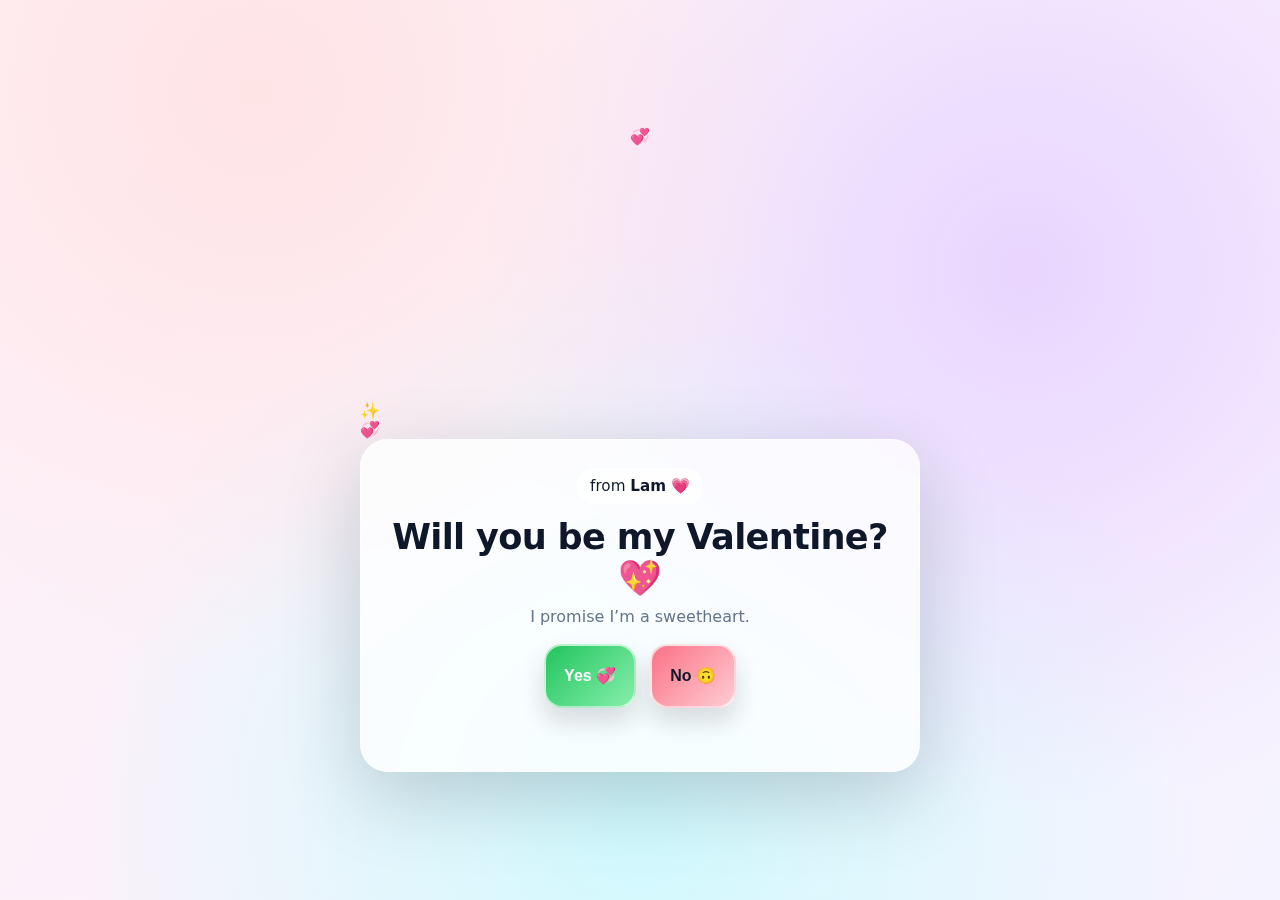
<file: index.html>
<!doctype html>
<html lang="en">
<head>
  <meta charset="UTF-8" />
  <meta name="viewport" content="width=device-width, initial-scale=1.0" />
  <title>Lam 💗</title>

  <link rel="preconnect" href="https://fonts.googleapis.com">
  <link rel="preconnect" href="https://fonts.gstatic.com" crossorigin>
  <link href="https://fonts.googleapis.com/css2?family=Quicksand:wght@500;700&display=swap" rel="stylesheet">

  <link rel="stylesheet" href="styles.css" />
</head>

<body>
  <div class="bg" aria-hidden="true">
    <div class="grain"></div>
    <div class="glow g1"></div>
    <div class="glow g2"></div>
    <div class="glow g3"></div>
    <div id="floatLayer" class="float-layer"></div>
  </div>

  <main class="stage">
    <!-- cute sticker -->
    <div class="sticker" aria-hidden="true">
      <div class="heart-face">
        <div class="spark s1">✨</div>
        <div class="spark s2">💞</div>
        <div class="face">
          <span class="eye"></span><span class="eye"></span>
          <span class="smile"></span>
          <span class="blush b1"></span><span class="blush b2"></span>
        </div>
      </div>
      <div class="shadow"></div>
    </div>

    <!-- main card (like your first version) -->
    <section class="card" id="card">
      <div class="badge">from <b>Lam</b> 💗</div>

      <h1>Will you be my Valentine? 💖</h1>
      <p class="sub">I promise I’m a sweetheart.</p>

      <div class="buttons" id="btnArea">
        <button class="btn yes" id="yesBtn" type="button">Yes 💞</button>
        <button class="btn no" id="noBtn" type="button">No 🙃</button>
      </div>

      <p class="hint" id="hint"> </p>
    </section>
  </main>

  <script src="script.js"></script>
</body>
</html>
</file>
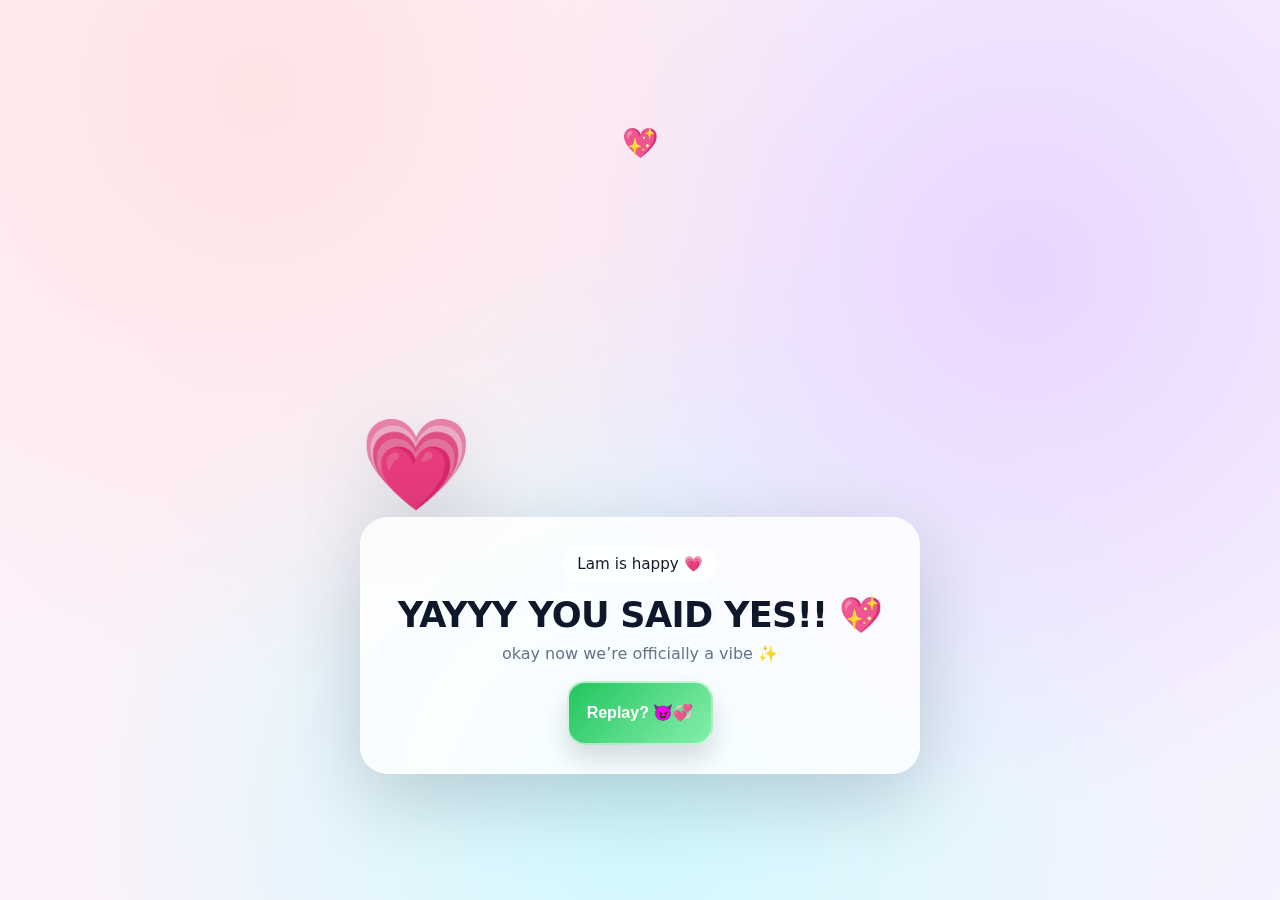
<file: yes.html>
<!doctype html>
<html lang="en">
<head>
  <meta charset="UTF-8" />
  <meta name="viewport" content="width=device-width, initial-scale=1.0" />
  <title>YAY 💞</title>

  <link rel="preconnect" href="https://fonts.googleapis.com">
  <link rel="preconnect" href="https://fonts.gstatic.com" crossorigin>
  <link href="https://fonts.googleapis.com/css2?family=Quicksand:wght@500;700&display=swap" rel="stylesheet">

  <link rel="stylesheet" href="styles.css" />
</head>
<body>
  <div class="bg" aria-hidden="true">
    <div class="grain"></div>
    <div class="glow g1"></div>
    <div class="glow g2"></div>
    <div class="glow g3"></div>
    <div id="floatLayer" class="float-layer"></div>
  </div>

  <main class="stage">
    <div class="sticker" aria-hidden="true">
      <div style="font-size:90px; filter: drop-shadow(0 22px 40px rgba(2,6,23,.14));">💗</div>
      <div class="shadow"></div>
    </div>

    <section class="card">
      <div class="badge">Lam is happy 💗</div>
      <h1>YAYYY YOU SAID YES!! 💖</h1>
      <p class="sub">okay now we’re officially a vibe ✨</p>

      <div class="buttons">
        <button class="btn yes" type="button" onclick="location.href='index.html'">Replay? 😈💞</button>
      </div>
    </section>
  </main>

  <script>
    const floatLayer = document.getElementById("floatLayer");
    function popHeart(x, y) {
      const heart = document.createElement("div");
      heart.className = "float";
      heart.textContent = ["💗","💖","💘","💕","💞","✨"][Math.floor(Math.random() * 6)];
      heart.style.left = `${x}px`;
      heart.style.top = `${y}px`;
      heart.style.fontSize = `${16 + Math.random() * 18}px`;
      const duration = 2600 + Math.random() * 1200;
      heart.style.animationDuration = `${duration}ms`;
      floatLayer.appendChild(heart);
      setTimeout(() => heart.remove(), duration + 50);
    }
    setInterval(() => popHeart(Math.random() * innerWidth, innerHeight + 30), 420);
  </script>
</body>
</html>
</file>
<file: styles.css>
:root{
  --bg1:#fff1f8;
  --bg2:#f5f3ff;
  --card:#ffffffcc;
  --text:#0f172a;
  --muted:#64748b;
  --yes:#22c55e;
  --no:#fb7185;
  --ring:#ffffff;
}

*{ box-sizing:border-box; }
body{
  margin:0;
  min-height:100vh;
  display:grid;
  place-items:center;
  font-family: ui-sans-serif, system-ui, -apple-system, Segoe UI, Roboto, Arial;
  color:var(--text);
  background:
    radial-gradient(circle at 20% 10%, #ffe4e6, transparent 45%),
    radial-gradient(circle at 80% 30%, #e9d5ff, transparent 45%),
    radial-gradient(circle at 50% 90%, #cffafe, transparent 55%),
    linear-gradient(120deg, var(--bg1), var(--bg2));
  overflow:hidden;
}

.bg-hearts{
  position:fixed;
  inset:0;
  pointer-events:none;
  background-image:
    radial-gradient(circle at 10% 20%, rgba(255, 20, 147, .12), transparent 35%),
    radial-gradient(circle at 85% 25%, rgba(168, 85, 247, .12), transparent 40%),
    radial-gradient(circle at 40% 80%, rgba(34, 211, 238, .12), transparent 45%);
  filter: blur(0.2px);
}

.card{
  width:min(560px, 92vw);
  background:var(--card);
  border:1px solid rgba(255,255,255,.6);
  backdrop-filter: blur(10px);
  border-radius:28px;
  padding:28px;
  box-shadow: 0 25px 80px rgba(2,6,23,.18);
  text-align:center;
  position:relative;
}

.badge{
  display:inline-block;
  padding:8px 12px;
  border-radius:999px;
  background:rgba(255,255,255,.7);
  border:1px solid rgba(255,255,255,.9);
  font-size:.95rem;
  margin-bottom:12px;
}

h1{
  margin:0 0 8px;
  font-size: clamp(1.6rem, 3vw, 2.2rem);
  letter-spacing:-.02em;
}

.sub{
  margin:0 0 18px;
  color:var(--muted);
}

.buttons{
  display:flex;
  justify-content:center;
  gap:14px;
  margin-top:10px;
  position:relative;
  min-height:64px;
}

.btn{
  border:0;
  padding:14px 18px;
  border-radius:18px;
  cursor:pointer;
  font-weight:800;
  font-size:1rem;
  transition: transform 160ms ease, box-shadow 160ms ease, filter 160ms ease;
  box-shadow: 0 14px 26px rgba(2,6,23,.14);
  user-select:none;
}

.btn:active{ transform: translateY(1px); }

.yes{
  background: linear-gradient(135deg, #22c55e, #86efac);
  color:white;
  text-decoration:none;
  display:inline-flex;
  align-items:center;
  justify-content:center;
  border: 2px solid rgba(255,255,255,.6);
}

.no{
  background: linear-gradient(135deg, #fb7185, #fecdd3);
  color:#0f172a;
  position:relative;
  border: 2px solid rgba(255,255,255,.65);
}

.hint{
  margin:16px 0 0;
  min-height:1.2em;
  color:var(--muted);
}

.tiny{
  margin:14px 0 0;
  font-size:.85rem;
  color:rgba(15,23,42,.55);
}
</file>
